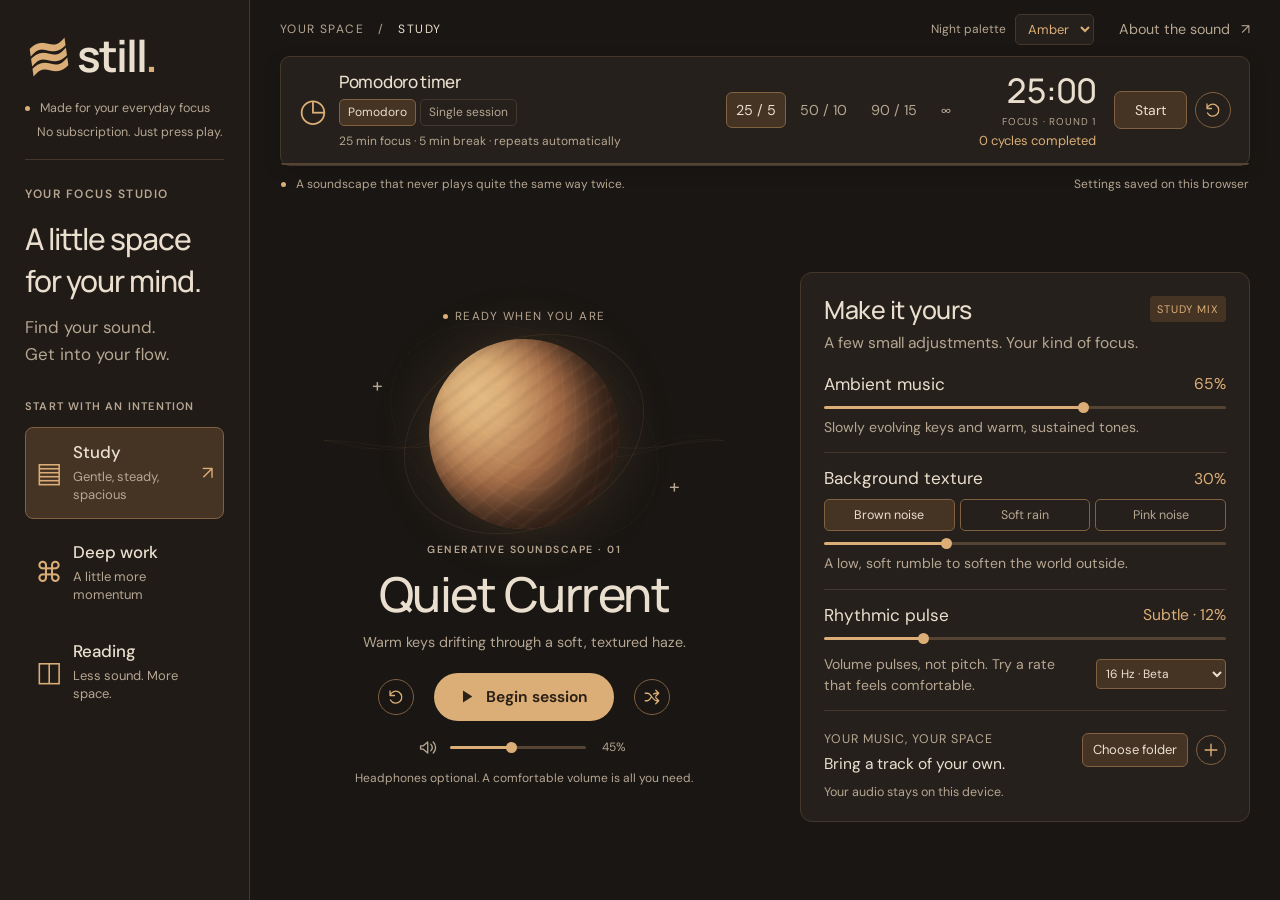
<file: still/index.html>
<!doctype html>
<html lang="en"><head><meta charset="UTF-8"><meta name="viewport" content="width=device-width, initial-scale=1"><meta name="theme-color" content="#191613"><title>Still — Focus Studio</title><meta name="description" content="Your personal sound studio. Evolving ambient music, soft textures, and a little room to focus."><link rel="stylesheet" href="style.css?v=local-library-1"></head>
<body>
<div class="app">
<aside class="sidebar">
<a class="brand" href="./" aria-label="Still home"><span class="brand-symbol">≋</span> still<span class="brand-dot">.</span></a>
<div class="side-bottom"><span class="little-dot"></span> Made for your everyday focus<p>No subscription. Just press play.</p></div>
<div class="side-content"><p class="eyebrow">YOUR FOCUS STUDIO</p><h1>A little space<br>for your mind.</h1><p class="side-intro">Find your sound.<br>Get into your flow.</p>
<p class="eyebrow choose">START WITH AN INTENTION</p>
<nav aria-label="Focus presets" class="presets">
<button class="preset active" data-preset="study" aria-pressed="true"><span class="preset-icon">▤</span><span><strong>Study</strong><small>Gentle, steady, spacious</small></span><span class="preset-arrow">↗</span></button>
<button class="preset" data-preset="work" aria-pressed="false"><span class="preset-icon">⌘</span><span><strong>Deep work</strong><small>A little more momentum</small></span><span class="preset-arrow">↗</span></button>
<button class="preset" data-preset="reading" aria-pressed="false"><span class="preset-icon">◫</span><span><strong>Reading</strong><small>Less sound. More space.</small></span><span class="preset-arrow">↗</span></button>
</nav></div>

</aside>
<main>
<header><div class="breadcrumb">YOUR SPACE <span>/</span> <span id="crumb">STUDY</span></div><div class="header-actions"><label class="theme-picker"><span>Night palette</span><select id="theme" aria-label="Color theme"><option value="amber">Amber</option><option value="clay">Clay</option><option value="rose">Rose</option></select></label><button id="infoBtn" class="text-button">About the sound <span>↗</span></button></div></header>
<section class="session-panel" id="sessionPanel" aria-label="Pomodoro timer">
<div class="session-title"><span class="timer-icon" aria-hidden="true">◷</span><div><h3 id="sessionTitle">Pomodoro timer</h3><div class="timer-mode" aria-label="Timer mode"><button data-timer-mode="pomodoro" class="selected" aria-pressed="true">Pomodoro</button><button data-timer-mode="single" aria-pressed="false">Single session</button></div><p id="timerHint">25 min focus · 5 min break · repeats automatically</p></div></div>
<div class="timer-options" aria-label="Focus and break duration"><button data-minutes="25" class="selected" aria-pressed="true" aria-label="25 minutes focus, 5 minutes break">25 / 5</button><button data-minutes="50" aria-pressed="false" aria-label="50 minutes focus, 10 minutes break">50 / 10</button><button data-minutes="90" aria-pressed="false" aria-label="90 minutes focus, 15 minutes break">90 / 15</button><button data-minutes="0" aria-pressed="false" aria-label="Unlimited session">∞</button></div>
<div class="timer-readout"><span id="timer" role="timer" aria-label="Time remaining">25:00</span><small id="timerState">FOCUS · ROUND 1</small><small id="cycleCount" class="cycle-count" role="status" aria-live="polite" aria-atomic="true">0 cycles completed</small></div>
<div class="timer-actions"><button id="timerPlayBtn" class="timer-start"><span id="timerPlayLabel">Start</span></button><button id="skipBreakBtn" class="timer-skip" hidden>Skip break</button><button id="timerResetBtn" class="round-button" aria-label="Reset Pomodoro timer"><svg viewBox="0 0 24 24" fill="none" stroke="currentColor" stroke-width="1.7" stroke-linecap="round" stroke-linejoin="round" aria-hidden="true"><path d="M4 10a8 8 0 1 1 .6 6M4 4v6h6"/></svg></button></div>
<div class="progress-track"><div id="progress"></div></div></section>
<footer><span><span class="little-dot"></span> A soundscape that never plays quite the same way twice.</span><span id="savedStatus">Settings saved on this browser</span></footer>
<div class="studio">
<section class="player" aria-label="Sound player">
<div class="sound-label"><span class="little-dot" id="liveDot"></span><span id="soundLabel">READY WHEN YOU ARE</span></div>
<div class="orb-stage" aria-hidden="true"><div class="orbit orbit-one"></div><div class="orbit orbit-two"></div><div class="orb"><div class="orb-inner"></div></div><canvas id="waves"></canvas><span class="orb-cross cross-one">+</span><span class="orb-cross cross-two">+</span></div>
<div class="track-heading"><p class="eyebrow" id="trackCategory">GENERATIVE SOUNDSCAPE · 01</p><h2 id="trackTitle">Quiet Current</h2><p id="trackDesc">Warm keys drifting through a soft, textured haze.</p></div>
<div class="track-position" id="trackPosition" hidden><output id="trackTime">0:00</output><input id="trackSeek" type="range" min="0" max="1000" value="0" aria-label="Track position"><output id="trackDuration">0:00</output></div>
<div class="transport"><button class="round-button" id="resetBtn" aria-label="Reset session" title="Reset session"><svg viewBox="0 0 24 24" fill="none" stroke="currentColor" stroke-width="1.7" stroke-linecap="round" stroke-linejoin="round" aria-hidden="true"><path d="M4 10a8 8 0 1 1 .6 6M4 4v6h6"/></svg></button><button id="playBtn" class="play-button"><svg id="playIcon" width="18" height="20" viewBox="0 0 18 20" aria-hidden="true"><path d="M3 1L17 10 3 19Z" fill="currentColor"/></svg><span id="playText">Begin session</span></button><button class="round-button" id="newBtn" aria-label="Create a new sound variation" title="New variation"><svg viewBox="0 0 24 24" fill="none" stroke="currentColor" stroke-width="1.7" stroke-linecap="round" stroke-linejoin="round" aria-hidden="true"><path d="m17 3 4 4-4 4m0 2 4 4-4 4M3 7h3c5 0 7 10 12 10h3M3 17h3c2 0 3.5-2 5-5M14 8c1.2-.7 2.5-1 4-1h3"/></svg></button></div>
<div class="volume-row"><label for="volume" aria-label="Master volume"><svg viewBox="0 0 24 24" fill="none" stroke="currentColor" stroke-width="1.7" stroke-linecap="round" stroke-linejoin="round" aria-hidden="true"><path d="m11 5-6 5H2v4h3l6 5V5Zm4 3a6 6 0 0 1 0 8m3-11a10 10 0 0 1 0 14"/></svg></label><input id="volume" type="range" min="0" max="100" value="45" aria-label="Master volume"><output id="volumeValue" for="volume">45%</output></div>
<p class="headphone-note">Headphones optional. A comfortable volume is all you need.</p>
</section>
<section class="mixer" aria-label="Sound controls"><div class="mixer-title"><h3>Make it yours</h3><span class="mix-tag" id="mixTag">STUDY MIX</span></div><p class="muted" id="mixerHint">A few small adjustments. Your kind of focus.</p>
<div class="control"><div class="control-label"><label for="music">Ambient music</label><output id="musicValue" for="music">65%</output></div><input id="music" type="range" min="0" max="100" value="65"><p id="musicDesc">Slowly evolving keys and warm, sustained tones.</p></div>
<div class="control"><div class="control-label"><label for="texture">Background texture</label><output id="textureValue" for="texture">30%</output></div><div class="segmented texture-options" aria-label="Texture type"><button data-texture="brown" class="selected" aria-pressed="true">Brown noise</button><button data-texture="rain" aria-pressed="false">Soft rain</button><button data-texture="pink" aria-pressed="false">Pink noise</button></div><input id="texture" type="range" min="0" max="100" value="30"><p id="textureDesc">A low, soft rumble to soften the world outside.</p></div>
<div class="control"><div class="control-label"><label for="pulse">Rhythmic pulse</label><output id="pulseValue" for="pulse">Subtle · 12%</output></div><input id="pulse" type="range" min="0" max="50" value="12"><div class="pulse-caption"><p>Volume pulses, not pitch. Try a rate that feels comfortable.</p><label class="rate-label"><select id="rate" aria-label="Pulse rate"><option value="8">8 Hz · Alpha</option><option value="10">10 Hz · Alpha</option><option value="12">12 Hz · Alpha</option><option value="16" selected>16 Hz · Beta</option><option value="20">20 Hz · Beta</option><option value="32">32 Hz · Gamma</option><option value="40">40 Hz · Experimental</option></select></label></div></div>
<div class="upload-box"><div><span>YOUR MUSIC, YOUR SPACE</span><p id="fileLabel">Bring a track of your own.</p></div><button class="folder-button" id="folderBtn">Choose folder</button><input hidden id="folderInput" type="file" webkitdirectory directory multiple accept=".mp3,audio/mpeg"><button class="upload-button" id="uploadBtn" aria-label="Choose audio files"><svg viewBox="0 0 24 24" fill="none" stroke="currentColor" stroke-width="1.7" stroke-linecap="round" stroke-linejoin="round" aria-hidden="true"><path d="M12 5v14M5 12h14"/></svg></button><input hidden id="fileInput" type="file" accept="audio/*" multiple><button hidden id="removeFile" class="remove-file" aria-label="Remove uploaded audio">×</button></div><p class="local-note"><span id="localNote">Your audio stays on this device.</span> <button id="libraryBtn" class="library-link" hidden>Browse &amp; filters</button> <button id="reconnectLibrary" class="library-link" hidden>Reconnect folder</button> <button id="useGenerated" class="library-link" hidden>Use generated sounds</button></p>
</section>
</div>


<div class="status" id="status" role="status" aria-live="polite"></div>
</main></div>
<dialog id="about"><button id="closeAbout" class="close-dialog" aria-label="Close about">×</button><p class="eyebrow">A SMALL NOTE ON SOUND</p><h2>Made to sit in the background.</h2><p>Still creates original, evolving ambient audio in your browser. Mix soft musical layers with synthesized noise textures, or bring your own audio file.</p><p>The optional rhythmic pulse is amplitude modulation: a gentle repeating change in volume. The Hz setting describes that repetition rate, not the pitch of the music. Alpha (8–12 Hz), beta (16–20 Hz), and experimental gamma (32–40 Hz) options are available. These are listening experiments, not proven settings for particular tasks. Hz is repetitions per second; BPM is beats per minute. The pulse is applied to both channels of the music, including imported tracks, without adding a separate tone. Imported tracks start with the added pulse off, since they may already contain rhythmic effects.</p><p>This is a personal sound experiment. Choose what feels comfortable; pulse can be turned down to zero.</p><p>Choose Pomodoro for repeating focus/break cycles, or Single session to stop after one focus period. In Pomodoro mode, focus audio fades out for breaks and returns for the next focus round. Keep this page open while the timer runs. The completed-cycle count increases after a full focus period and break; skipped breaks do not count. Resetting the timer, changing its duration or mode, or reloading the page clears this count. Your settings and completed focus rounds stay in this browser. They do not sync between devices. Your audio files are never sent to a server. Choose an MP3 folder and filter by genre and neural-effect labels in filenames or folders. Unlabeled tracks remain available under All or Unlabeled. Duplicate cleanup is a separate local utility; the website does not scan for or remove duplicates. Enable Remember on this device in Browse &amp; filters to reload your MP3 library next visit. Supported browsers can save a read-only folder link; other browsers save a private copy in their local storage. Nothing is uploaded or added to the public website. A linked folder may need a Reconnect click if permission expires. Remembered libraries are specific to this browser and device, subject to available storage, and can be removed when browser data is cleared or a private session ends. Use only recordings you have permission to use and store. Playback still starts only when you press play.</p><p id="audioStatus" class="audio-status">Audio engine idle</p></dialog>
<dialog id="libraryDialog" class="library-dialog"><button id="closeLibrary" class="close-dialog" aria-label="Close music library">×</button><p class="eyebrow">LOCAL FILES · NO UPLOADS</p><h2>Your music library</h2><p id="libraryStatus" role="status" aria-live="polite">Choose your MP3 folder to get started.</p><div class="library-toolbar"><button id="pickLibraryFolder" class="folder-button">Choose folder</button><label class="shuffle-option"><input id="shuffle" type="checkbox"> Shuffle matching tracks</label></div><div class="library-memory"><label class="shuffle-option"><input id="rememberLibrary" type="checkbox"> Remember on this device</label><button id="forgetLibrary" class="library-link" hidden>Forget saved library</button><p id="libraryMemory" class="library-privacy" role="status">Select your files, then enable Remember on this device.</p><p class="library-privacy">Folder links are read-only. Browser copies use storage on this device. Nothing is uploaded. Use music you have permission to use and store.</p></div><div class="music-filters"><fieldset><legend>Genres <small>Choose any combination</small></legend><div id="genreFilters" class="filter-options"></div></fieldset><fieldset><legend>Neural effect <small>Read from your file labels</small></legend><div id="effectFilters" class="filter-options"></div></fieldset></div><div class="filter-actions"><button id="applyFilters" class="folder-button">Apply filters</button><button id="clearFilters" class="library-link">Clear filters</button><span id="filterPreview"></span></div><p class="library-privacy" id="unlabeledNote"></p><div id="libraryRows" class="library-rows"></div><p class="library-privacy">Your files stay on this device. With Remember enabled, your library reloads here; browser permissions or storage limits may require selecting it again. Selected genres match any of those genres; selected effects match any of those levels. Both groups must match. Playback repeats through matching tracks.</p></dialog>
<script src="audio.js?v=preload-play-1"></script><script src="session.js?v=completed-cycles-1"></script><script src="library-store.js?v=local-library-1"></script><script src="library.js?v=random-start-1"></script><script src="app.js?v=random-start-1"></script>
</body></html>
</file>
<file: still/style.css>
@import url('https://fonts.googleapis.com/css2?family=DM+Sans:wght@400;500;600;650;700&family=Manrope:wght@400;500;600;650;700&display=swap');
:root{color-scheme:dark;--bg:#191613;--side:#201b17;--panel:#25201b;--text:#eadfce;--muted:#b6a692;--line:#44382c;--accent:#dcae77;--accent-ink:#2c2117;--accent-soft:#453424;--accent-border:#806140;--track:#554434;--orb-light:#e5bc85;--orb-mid:#a96f49;--orb-deep:#42291e;--shade:#281b14;--glow:#bd875634}
:root[data-theme=clay]{--bg:#1b1513;--side:#231a17;--panel:#2b201b;--text:#edddcd;--muted:#c0a28d;--line:#4c352b;--accent:#dfa080;--accent-ink:#321d14;--accent-soft:#4f3227;--accent-border:#91624c;--track:#5c3d2e;--orb-light:#f0be91;--orb-mid:#ba7256;--orb-deep:#532c23;--shade:#301b15;--glow:#c5856234}
:root[data-theme=rose]{--bg:#1b1517;--side:#231b1d;--panel:#2b2123;--text:#eedfdb;--muted:#bea5a3;--line:#4e373b;--accent:#d5a09c;--accent-ink:#321f22;--accent-soft:#4d3036;--accent-border:#8d5d66;--track:#5b3c43;--orb-light:#e9b9a6;--orb-mid:#ad777b;--orb-deep:#4c2b38;--shade:#2e1b24;--glow:#b77c8834}
*{box-sizing:border-box}body{margin:0;background:var(--bg);color:var(--text);font:18.2px 'DM Sans',sans-serif}button,input,select{font:inherit}button{cursor:pointer;color:inherit}button:disabled{opacity:.6;cursor:wait}button:focus-visible,a:focus-visible,input:focus-visible,select:focus-visible{outline:2px solid var(--accent);outline-offset:4px}[hidden]{display:none!important}h1,h2,h3,p{margin-top:0}h1,h2,h3{font-family:Manrope,sans-serif;font-weight:500}h3{margin:0}.app{display:grid;grid-template-columns:250px minmax(0,1fr);min-height:100svh}.sidebar{background:var(--side);border-right:1px solid var(--line);padding:25px 25px 22px;display:flex;flex-direction:column}.brand{font:650 44px Manrope,sans-serif;letter-spacing:-2px;text-decoration:none;color:var(--text);display:flex;align-items:center;gap:9px}.brand-symbol{font-size:54px;line-height:40px;transform:rotate(-8deg);color:var(--accent)}.brand-dot{color:var(--accent);margin-left:-10px}.side-bottom{font-size:12.5px;line-height:1.5;color:var(--muted);margin-top:14px;padding-bottom:17px;border-bottom:1px solid var(--line)}.side-bottom p{font-size:12.5px;margin:5px 0 0 12px}.little-dot{display:inline-block;width:5px;height:5px;border-radius:50%;background:var(--accent);margin-right:7px;vertical-align:middle}.side-content{margin-top:26px}.eyebrow{font-size:12px;font-weight:600;letter-spacing:1.5px;color:var(--muted)}h1{font-size:30px;line-height:1.4;letter-spacing:-1px;margin:16px 0 12px}.side-intro{font-size:16.9px;line-height:1.65;color:var(--muted);margin-bottom:0}.choose{margin:30px 0 14px;font-size:11px;letter-spacing:1.2px}.presets{display:flex;flex-direction:column;gap:8px}.preset{display:flex;text-align:left;align-items:center;gap:11px;border:1px solid transparent;background:none;border-radius:8px;padding:13px 10px;width:100%}.preset.active{border-color:var(--accent-border);background:var(--accent-soft)}.preset:hover{background:var(--accent-soft)}.preset-icon{display:flex;justify-content:center;align-items:center;font-size:28px;color:var(--accent);width:26px;flex-shrink:0}.preset>span:nth-child(2){min-width:0}.preset strong{display:block;font-weight:500;font-size:16.9px}.preset small{display:block;color:var(--muted);font-size:13px;line-height:1.4;margin-top:5px}.preset-arrow{color:var(--accent);margin-left:auto;visibility:hidden}.preset.active .preset-arrow{visibility:visible}
main{padding:8px 30px 14px;max-width:1700px;width:100%;margin:0 auto}header{height:42px;display:flex;align-items:center;justify-content:space-between;gap:20px}.breadcrumb{font-size:12px;letter-spacing:1.4px;color:var(--muted);display:flex;gap:14px;white-space:nowrap}.breadcrumb span:last-child{color:var(--text)}.header-actions{display:flex;align-items:center;gap:25px}.theme-picker{display:flex;align-items:center;gap:9px;font-size:12px;color:var(--muted)}.theme-picker select{background:var(--panel);color:var(--accent);border:1px solid var(--line);border-radius:5px;font-size:13px;padding:5px 8px}.text-button{border:0;background:none;color:var(--muted);font-size:14.3px;padding:5px 0;white-space:nowrap}.text-button span{margin-left:7px}
.session-panel{position:sticky;top:8px;z-index:20;margin:6px 0 0;border:1px solid var(--line);border-radius:10px;padding:13px 18px 15px;display:grid;grid-template-columns:minmax(210px,1fr) auto auto auto;align-items:center;gap:18px;background:var(--panel);box-shadow:0 5px 18px #0002}.session-title{display:flex;gap:12px;align-items:center;min-width:0}.timer-icon{font-size:32px;line-height:1;color:var(--accent)}.session-title h3{font-size:17px;letter-spacing:-.3px}.session-title p{font-size:12px;line-height:1.5;color:var(--muted);margin:6px 0 0}.timer-mode{display:flex;gap:4px;margin-top:6px;flex-wrap:wrap}.timer-mode button{font-size:12px;line-height:1.2;border:1px solid var(--line);border-radius:5px;background:transparent;color:var(--muted);padding:5px 8px}.timer-mode button.selected{background:var(--accent-soft);border-color:var(--accent-border);color:var(--text)}.timer-options{display:flex;gap:4px;justify-content:center;align-items:center}.timer-options button{white-space:nowrap;background:transparent;border:1px solid transparent;padding:8px 9px;border-radius:6px;font-size:14.3px;color:var(--muted)}.timer-options button.selected{border-color:var(--accent-border);background:var(--accent-soft);color:var(--text)}.timer-readout{text-align:right;min-width:105px}.timer-readout>span{font:500 34px/1.2 Manrope,sans-serif;font-variant-numeric:tabular-nums;letter-spacing:-1px}.timer-readout small{display:block;font-size:10px;line-height:1.5;color:var(--muted);letter-spacing:.8px;margin-top:3px}.timer-actions{display:flex;align-items:center;justify-content:center;gap:8px}.timer-start,.timer-skip{border:1px solid var(--accent-border);background:var(--accent-soft);color:var(--text);border-radius:7px;padding:10px 12px;font-size:14px;line-height:1.2}.timer-start{min-width:73px}.timer-skip{background:transparent;font-size:12px;padding:8px}.progress-track{position:absolute;bottom:0;left:0;right:0;height:2px;background:var(--track);border-radius:0 0 10px 10px;overflow:hidden}#progress{height:100%;background:var(--accent);transition:width 1s linear;width:0}.on-break .session-panel{border-color:var(--accent-border)}
footer{display:flex;justify-content:space-between;gap:16px;padding:9px 1px 7px;font-size:12px;line-height:1.5;color:var(--muted)}footer>span:first-child{min-width:0}.studio{display:grid;grid-template-columns:minmax(0,1fr) minmax(400px,450px);gap:32px;padding:8px 0 0;align-items:center}.player{text-align:center;min-width:0}.sound-label{color:var(--muted);font-size:11.7px;line-height:1.6;letter-spacing:1.5px;display:flex;justify-content:center;align-items:center;margin-top:0}.orb-stage{height:clamp(180px,25vh,265px);max-width:400px;margin:0 auto;position:relative;display:grid;place-items:center;isolation:isolate}.orb{width:190px;height:190px;border-radius:50%;position:relative;background:radial-gradient(ellipse at 35% 20%,var(--orb-light) 0,var(--accent) 17%,var(--orb-mid) 45%,var(--orb-deep) 88%);box-shadow:inset -15px -25px 40px var(--shade),0 0 55px var(--glow);overflow:hidden;transform:rotate(-23deg)}.orb:after{content:'';position:absolute;inset:0;border-radius:50%;background:repeating-radial-gradient(ellipse at 50% -25%,transparent 0,transparent 7px,#f0cb9c25 8px,transparent 9px);mix-blend-mode:soft-light}.orb-inner{position:absolute;inset:-20%;background:repeating-linear-gradient(165deg,transparent 0 8px,#edc79c18 9px,#38231b10 11px 15px);filter:blur(1px)}.orbit{border:1px solid var(--accent-border);opacity:.22;border-radius:50%;position:absolute;width:250px;height:250px;transform:rotate(-25deg) scaleY(.75)}.orbit-two{width:285px;height:285px;transform:rotate(28deg) scaleY(.69);border-style:dashed;opacity:.13}.orb-cross{position:absolute;color:var(--muted);font-size:19.5px}.cross-one{left:12%;top:22%}.cross-two{right:11%;bottom:20%}canvas{position:absolute;inset:0;width:100%;height:100%;z-index:-1}.playing .orb{animation:breathe 10s ease-in-out infinite}.playing .orb-inner{animation:drift 30s linear infinite}@keyframes breathe{50%{box-shadow:inset -15px -25px 40px var(--shade),0 0 65px var(--glow);filter:brightness(1.05)}}@keyframes drift{to{transform:translateY(35px)}}.track-heading .eyebrow{font-size:10.4px;line-height:1.5;letter-spacing:1.5px;margin:0}.track-heading h2{font-size:48.1px;line-height:1.2;letter-spacing:-1.5px;margin:8px 0}.track-heading>p:last-child{font-size:14.3px;color:var(--muted);line-height:1.6;margin:0}.transport{display:grid;grid-template-columns:36px minmax(180px,max-content) 36px;align-items:center;justify-content:center;column-gap:20px;margin-top:19px}.round-button,.upload-button,.remove-file{display:inline-flex;align-items:center;justify-content:center;line-height:1;padding:0;flex-shrink:0}.round-button{border:1px solid var(--accent-border);width:36px;height:36px;background:transparent;border-radius:50%;color:var(--accent)}.round-button:hover{background:var(--accent-soft)}.round-button svg,.upload-button svg{display:block;width:18px;height:18px;flex-shrink:0}.upload-button svg{width:20px;height:20px}.play-button{background:var(--accent);color:var(--accent-ink);border:0;border-radius:28px;padding:14px 23px;display:flex;gap:13px;align-items:center;font-weight:650;font-size:15.6px;min-height:48px;min-width:180px;justify-content:center;justify-self:center;white-space:nowrap}.play-button:hover{filter:brightness(1.06)}.play-button svg{display:block;width:12px;height:15px;flex-shrink:0}.volume-row{margin:17px auto 0;display:flex;gap:12px;width:210px;align-items:center;color:var(--muted)}.volume-row label{display:flex;align-items:center;justify-content:center;flex-shrink:0}.volume-row label svg{width:19px;height:19px}.volume-row output{font-size:12px;min-width:31px}.headphone-note{font-size:12px;color:var(--muted);margin:12px 0 0;line-height:1.5}
.mixer{border:1px solid var(--line);background:var(--panel);border-radius:12px;padding:20px 23px;align-self:center}.mixer-title{display:flex;justify-content:space-between;align-items:center;gap:8px;flex-wrap:wrap}.mixer h3{font-size:24.96px;line-height:1.3;letter-spacing:-.5px}.mix-tag{font-size:10.92px;letter-spacing:1px;color:var(--accent);background:var(--accent-soft);border-radius:4px;padding:6px 7px;white-space:nowrap}.mixer .muted{color:var(--muted);font-size:15.6px;line-height:1.6;margin:6px 0 17px}.control{border-bottom:1px solid var(--line);padding-bottom:14px;margin-bottom:14px}.control-label{display:flex;justify-content:space-between;align-items:center;gap:12px;margin-bottom:10px;font-size:17.16px;line-height:1.35}.control-label output{color:var(--accent);font-size:15.6px;white-space:nowrap}.control p{font-size:14.04px;color:var(--muted);line-height:1.5;margin:8px 0 0}input[type=range]{appearance:none;-webkit-appearance:none;background:linear-gradient(to right,var(--accent) var(--fill,50%),var(--track) var(--fill,50%));width:100%;height:3px;border-radius:8px;cursor:pointer;margin:6px 0;display:block}input[type=range]::-webkit-slider-thumb{appearance:none;width:11px;height:11px;background:var(--accent);border:0;border-radius:50%}input[type=range]::-moz-range-thumb{width:11px;height:11px;background:var(--accent);border:0;border-radius:50%}.segmented{display:flex;gap:5px;margin:-2px 0 11px}.segmented button{background:none;border:1px solid var(--accent-border);color:var(--muted);border-radius:5px;font-size:12.48px;line-height:1.35;padding:7px 8px;flex:1;white-space:normal;min-width:0}.segmented button.selected{color:var(--text);background:var(--accent-soft)}.pulse-caption{display:flex;gap:12px;justify-content:space-between;align-items:center}.pulse-caption p{max-width:260px}.rate-label select{background:var(--accent-soft);border:1px solid var(--accent-border);color:var(--text);font-size:14.04px;padding:5px;border-radius:4px;margin-top:6px}.upload-box{display:flex;align-items:center;gap:8px}.upload-box>div{min-width:0;flex:1}.upload-box span{font-size:12.48px;letter-spacing:1px;color:var(--muted)}.upload-box p{font-size:15.6px;line-height:1.4;margin:5px 0 0;color:var(--text);overflow:hidden;text-overflow:ellipsis;white-space:nowrap;max-width:100%}.upload-button{width:30px;height:30px;border:1px solid var(--accent-border);background:transparent;border-radius:50%;color:var(--accent)}.remove-file{background:none;border:0;font-size:27px;color:var(--muted)}.local-note{font-size:12.48px;line-height:1.4;color:var(--muted);margin:8px 0 0}.status{position:fixed;bottom:16px;left:50%;transform:translateX(-50%);z-index:35;background:var(--panel);color:var(--text);border-radius:8px;box-shadow:0 4px 22px #0004;max-width:min(600px,calc(100% - 32px));font-size:14px;line-height:1.5;text-align:center}.status:not(:empty){border:1px solid var(--accent-border);padding:10px 16px}.status:empty{display:none}
dialog{border:1px solid var(--accent-border);border-radius:16px;background:var(--panel);color:var(--text);max-width:580px;width:calc(100% - 40px);max-height:calc(100svh - 40px);padding:32px;box-shadow:0 30px 100px #0008}dialog::backdrop{background:#100b07d9;backdrop-filter:blur(7px)}dialog h2{font-size:30px;line-height:1.4;margin-bottom:18px}dialog p{font-size:16px;line-height:1.7;color:var(--muted)}.close-dialog{position:absolute;top:10px;right:16px;background:none;border:0;font-size:30px;color:var(--muted)}.audio-status{font-size:13px!important;color:var(--accent)!important}
@media(min-width:1101px){.app{height:100svh;min-height:740px}main{height:100%;display:grid;grid-template-rows:42px auto auto minmax(0,1fr);row-gap:0}.studio{min-height:0}.sidebar{min-height:0}.orb-stage{height:clamp(170px,24vh,255px)}}
@media(min-width:1600px){main{padding-left:45px;padding-right:45px}.studio{grid-template-columns:minmax(0,1fr) 480px;gap:50px}.orb{width:210px;height:210px}}
@media(min-width:1101px) and (max-height:820px){.sidebar{padding-top:18px}.side-content{margin-top:19px}.choose{margin-top:23px}.preset{padding:10px}.side-bottom{margin-top:10px;padding-bottom:12px}.mixer{padding:17px 21px}.mixer .muted{margin-bottom:13px}.control{padding-bottom:10px;margin-bottom:10px}.control-label{margin-bottom:8px}.control p{margin-top:6px}.session-panel{padding-top:10px;padding-bottom:12px}.track-heading h2{margin:6px 0}.transport{margin-top:15px}.volume-row{margin-top:14px}.headphone-note{margin-top:10px}}
@media(max-width:1200px){.app{grid-template-columns:220px minmax(0,1fr)}.sidebar{padding-left:17px;padding-right:17px}main{padding-left:22px;padding-right:22px}.studio{grid-template-columns:minmax(0,1fr) 390px;gap:24px}.session-panel{gap:12px;padding-left:13px;padding-right:13px}.session-title{gap:8px}.timer-icon{display:none}.timer-options button{padding:8px 6px}.timer-readout{min-width:96px}.timer-actions{gap:6px}.timer-start{min-width:65px;padding:9px}.timer-mode button{font-size:11px;padding:5px 6px}.session-title p{font-size:11px}.session-title h3{font-size:16px}.track-heading h2{font-size:42px}}
@media(max-width:1100px){.app{grid-template-columns:1fr}.sidebar{padding:17px 25px;border-right:0;border-bottom:1px solid var(--line);display:flex;flex-direction:row;align-items:center;gap:25px}.brand{font-size:36px}.brand-symbol{font-size:45px}.side-content{margin:0;flex:1}.side-content>.eyebrow,.side-content h1,.side-intro,.side-bottom{display:none}.presets{flex-direction:row;justify-content:flex-end}.preset{width:auto;max-width:200px;padding:10px}.preset small{font-size:11px}.preset-arrow{display:none}.preset-icon{font-size:25px}.preset strong{font-size:15px}main{padding:8px 25px 20px}.studio{grid-template-columns:minmax(250px,1fr) minmax(330px,410px);gap:25px;padding-top:20px}.session-panel{margin-top:5px;grid-template-columns:minmax(180px,1fr) auto auto auto}.session-title{gap:8px}.session-title p{font-size:11px}.theme-picker span{display:none}.header-actions{gap:18px}.orb-stage{height:230px}.mixer{padding:20px}footer{font-size:12px}}
@media(max-width:760px){.session-panel{grid-template-columns:1fr auto;gap:12px}.session-title{grid-column:1;grid-row:1}.timer-readout{grid-column:2;grid-row:1}.timer-options{grid-column:1;grid-row:2;justify-content:flex-start}.timer-actions{grid-column:2;grid-row:2;flex-wrap:wrap;max-width:150px}.session-title p{max-width:240px}.studio{grid-template-columns:1fr;gap:25px;padding-top:22px}.orb-stage{height:230px}.mixer{width:100%;max-width:520px;justify-self:center}.player{padding:5px 0 10px}.track-heading h2{font-size:44.2px}.session-panel{top:8px}.theme-picker select{font-size:12px}.preset small{display:none}.presets{gap:5px}.preset{flex:1;max-width:none;padding:10px 7px;gap:6px}.sidebar{display:block;padding:16px 20px}.side-content{margin-top:14px}.presets{justify-content:stretch}.brand{font-size:36px}.preset strong{font-size:14px}.preset-icon{font-size:23px;width:20px}main{padding:5px 20px 20px}.breadcrumb{font-size:10px;gap:9px;letter-spacing:1px}.text-button{font-size:12px}.header-actions{gap:12px}.theme-picker select{max-width:88px;padding:5px}.session-title h3{font-size:16px}.timer-mode button{font-size:11px;padding:6px 7px}.timer-readout>span{font-size:30px}.timer-readout small{font-size:8px}.timer-options button{font-size:12px;padding:8px 6px}.timer-start{min-width:60px;font-size:12px;padding:9px}.timer-skip{font-size:10px;padding:7px}.timer-actions .round-button{width:28px;height:28px}footer{font-size:11.5px;display:block;padding-top:10px}footer>span{display:block;margin-bottom:4px}.mixer h3{font-size:28.08px}.mixer .muted{font-size:17.16px}.control-label{font-size:18.72px}.control p{font-size:15.6px}.segmented button{font-size:15.6px}.upload-box span{font-size:14.04px}.upload-box p{font-size:17.16px}.transport{column-gap:15px}}
@media(prefers-reduced-motion:reduce){*,*:before,*:after{animation:none!important;transition:none!important}canvas{display:none}}
@media(max-width:760px){header{height:auto;min-height:42px;flex-wrap:wrap;gap:6px 12px}.header-actions{margin-left:auto}}
.sidebar,main{min-width:0}
@media(max-width:1100px){.app{grid-template-columns:minmax(0,1fr)}.preset{min-width:0}}
/* Local MP3 folder library. */
.folder-button{border:1px solid var(--accent-border);background:var(--accent-soft);color:var(--text);border-radius:6px;padding:8px 10px;font-size:13px;line-height:1.25;white-space:nowrap;cursor:pointer}
.library-link{border:0;background:transparent;color:var(--accent);font-size:12.5px;text-decoration:underline;text-underline-offset:3px;cursor:pointer;padding:0}
.local-note{display:flex;justify-content:space-between;align-items:center;flex-wrap:wrap;gap:4px 10px}
.library-dialog{max-width:860px;width:calc(100% - 32px)}.library-dialog h2{margin-bottom:9px}.library-dialog #libraryStatus{font-size:15px;margin-bottom:14px}.library-toolbar{display:flex;align-items:center;gap:18px;flex-wrap:wrap;margin:12px 0}
.library-dialog .library-privacy,.library-dialog .cleanup-note{font-size:13px;line-height:1.6}.library-dialog a{color:var(--accent)}.library-dialog code{font-size:12px;overflow-wrap:anywhere}.shuffle-option{font-size:14px;color:var(--muted);display:flex;align-items:center;gap:7px}.shuffle-option input{accent-color:var(--accent)}
.library-rows{max-height:28vh;overflow:auto;margin:17px 0;border-block:1px solid var(--line)}.library-rows:empty{border:0}.library-track{display:block;width:100%;text-align:left;background:transparent;border:0;border-bottom:1px solid var(--line);padding:12px;color:var(--text);cursor:pointer}.library-track:hover,.library-track[aria-current=true]{background:var(--accent-soft)}.library-track strong{display:block;font-size:15px;font-weight:500;overflow-wrap:anywhere}.library-track small{display:block;font-size:12px;line-height:1.5;color:var(--muted);margin-top:4px;overflow-wrap:anywhere}.library-warning{font-size:13px!important;padding:8px;color:var(--accent)!important}
#duplicateDetails{font-size:14px;margin:12px 0}#duplicateDetails summary{cursor:pointer;color:var(--accent)}#duplicateDetails p,#duplicateRows{font-size:13px;line-height:1.6;overflow-wrap:anywhere}#duplicateRows{max-height:140px;overflow:auto;padding-left:20px}#scanProgress{width:100%;height:8px;accent-color:var(--accent)}
.track-position{max-width:340px;width:90%;margin:16px auto 0;display:flex;align-items:center;gap:10px;color:var(--muted)}.track-position output{font-size:12px;min-width:34px;font-variant-numeric:tabular-nums}.track-position output:last-child{text-align:right}.has-library .orb-stage{height:clamp(120px,18vh,185px)}.has-library .orb{width:155px;height:155px}.has-library .track-heading h2{font-size:36px;white-space:nowrap;overflow:hidden;text-overflow:ellipsis}.has-library .transport{margin-top:14px}
@media(max-width:760px){.upload-box{flex-wrap:wrap}.upload-box>div{flex-basis:calc(100% - 125px)}.folder-button{font-size:12px;padding:8px}.has-library .track-heading h2{font-size:30px}.has-library .orb-stage{height:170px}.library-dialog{padding:26px 20px}.library-toolbar{gap:12px}}

/* Multiple selections within a group are combined; both filter groups must match. */
.music-filters{display:grid;gap:16px;margin:18px 0}.music-filters fieldset{border:0;margin:0;padding:0;min-width:0}.music-filters legend{font-size:16px;color:var(--text);margin-bottom:10px}.music-filters legend small{font-size:12px;color:var(--muted);margin-left:8px}.filter-options{display:flex;flex-wrap:wrap;gap:7px}.filter-chip{border:1px solid var(--accent-border);background:transparent;color:var(--muted);border-radius:7px;padding:8px 11px;font-size:14px;line-height:1.3}.filter-chip.selected{background:var(--accent-soft);color:var(--text);box-shadow:inset 0 0 0 1px var(--accent-border)}.filter-actions{display:flex;align-items:center;gap:16px;flex-wrap:wrap}.filter-actions>span{font-size:13px;color:var(--muted)}.library-dialog .library-privacy{margin:12px 0}.library-track small+small{font-size:11px;opacity:.9}.library-dialog #libraryStatus{margin-bottom:10px}
@media(max-width:760px){.music-filters legend small{display:block;margin:5px 0 0}.filter-chip{font-size:13px;padding:8px 10px}.library-rows{max-height:26vh}}

.timer-readout .cycle-count{font-size:13px;line-height:1.4;letter-spacing:0;color:var(--accent);white-space:nowrap}

/* Keep the entire globe and its decoration inside its own player row. */
.has-library .orb-stage{--orb-size:clamp(135px,18vh,175px);height:clamp(180px,23vh,220px);margin-bottom:12px;overflow:hidden}
.has-library .orb{width:var(--orb-size);height:var(--orb-size)}
.has-library .orbit-one{width:calc(var(--orb-size)*1.25);height:calc(var(--orb-size)*1.25)}
.has-library .orbit-two{width:calc(var(--orb-size)*1.4);height:calc(var(--orb-size)*1.4)}
.has-library .track-heading{position:relative;min-width:0}
.has-library .track-heading h2{white-space:normal;overflow-wrap:anywhere;display:-webkit-box;-webkit-box-orient:vertical;-webkit-line-clamp:2;line-clamp:2;overflow:hidden}
@media(max-width:760px){.has-library .orb-stage{--orb-size:150px;height:190px;margin-bottom:12px}}

.studio,.mixer{min-width:0}
@media(max-width:760px){.studio{grid-template-columns:minmax(0,1fr)}.orb-stage{width:100%}}

/* Status messages ease in/out, including replacement messages. */
.status:not(:empty){animation:toast-appear .3s ease-out both}
.status.toast-hiding:not(:empty){animation:toast-disappear .35s ease-in both}
@keyframes toast-appear{from{opacity:0}to{opacity:1}}
@keyframes toast-disappear{from{opacity:1}to{opacity:0}}

.library-memory{border-block:1px solid var(--line);padding:12px 0;display:flex;align-items:center;gap:8px 18px;flex-wrap:wrap}
.library-memory p{flex-basis:100%;margin:0!important}.library-memory #libraryMemory{color:var(--accent)}
.rate-label{min-width:0;max-width:49%}.rate-label select{max-width:100%;font-size:12px}
</file>
